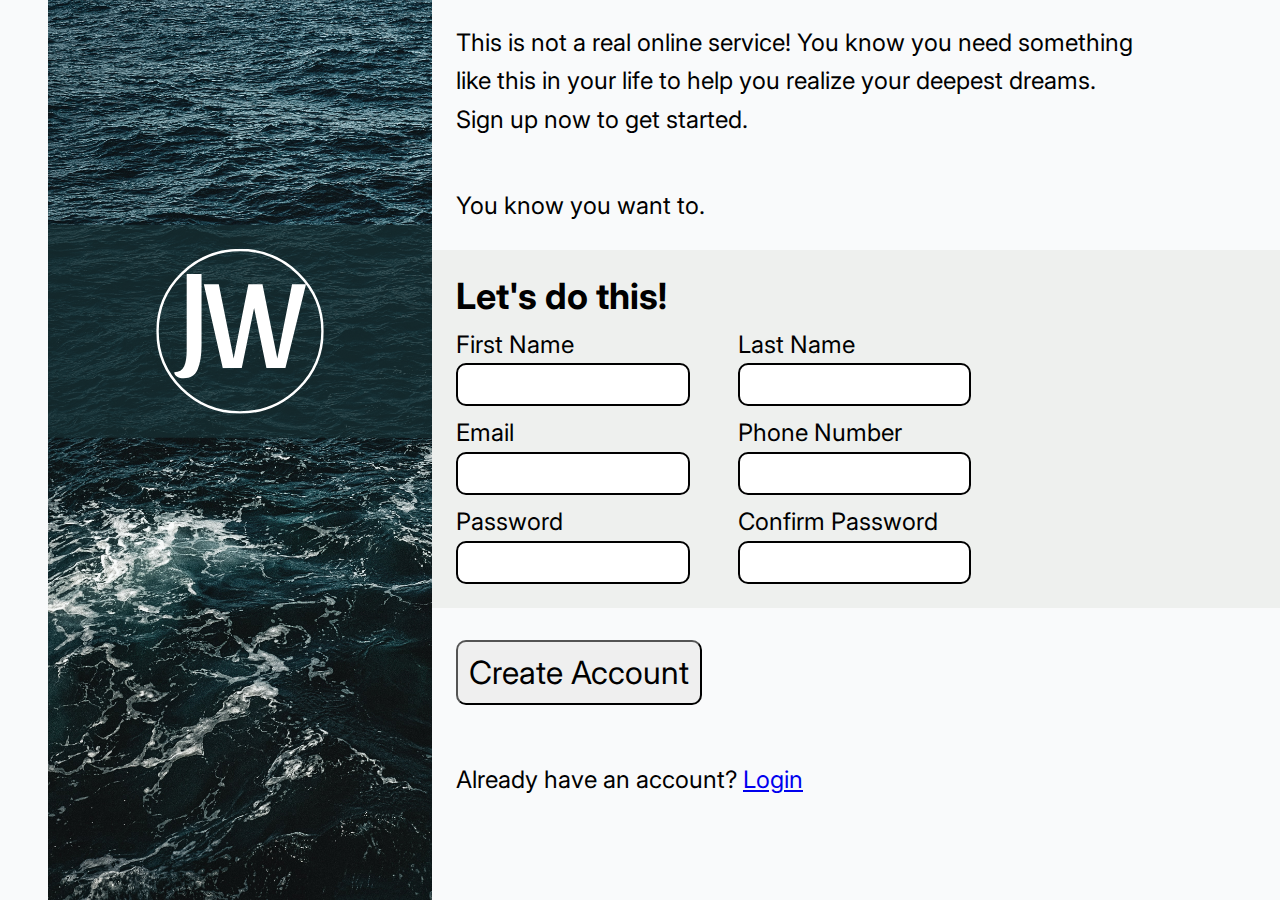
<file: index.html>
<!DOCTYPE html>
<html lang="en">
<head>
    <meta charset="UTF-8">
    <meta http-equiv="X-UA-Compatible" content="IE=edge">
    <meta name="viewport" content="width=device-width, initial-scale=1.0">
    <link rel="stylesheet" href="styles.css">
    <script src="script.js" defer></script>
    <title>Sign up</title>
</head>
<body>
 <div class="side">
     <div class="logo">
        <svg width="166" height="165" viewBox="0 0 66 65" fill="none" xmlns="http://www.w3.org/2000/svg">
            <g clip-path="url(#clip0_1_2)">
            <path d="M59 14L50.9 47H43.4L38.55 23.3L33.7 47H26.2L18.75 14H24.65L30.5 43.25L36.3 14H41.85L47.7 43.25L53.5 14H59Z" fill="white"/>
            <path d="M17.85 38.25C17.85 42.0167 17.35 45.0833 16.35 47.45C15.3833 49.8167 13.5333 51 10.8 51C9.83333 51 8.98333 50.8 8.25 50.4C7.48333 50 7.1 49.4167 7.1 48.65C9.03333 48.65 10.3333 47.8667 11 46.3C11.6667 44.7333 12 42.65 12 40.05V10H17.85V38.25Z" />
            <path d="M65.5 32.5C65.5 50.1659 50.9565 64.5 33 64.5C15.0435 64.5 0.5 50.1659 0.5 32.5C0.5 14.8341 15.0435 0.5 33 0.5C50.9565 0.5 65.5 14.8341 65.5 32.5Z" fill = "none" stroke="white"/>
            </g>
            <defs>
            <clipPath id="clip0_1_2">
            <rect width="66" height="65" fill="white"/>
            </clipPath>
            </defs>
            </svg>
            
     </div>
 </div>
 <div class="content">
    <p>This is not a real online service! You know you need something like this in your life to help you realize your deepest dreams. Sign up now to get started.</p>
    <p>You know you want to.</p>
    <form action="submitted.html" >
        <div class="signup">
        <h2>Let's do this!</h2>
        <div class="formInput">
        <label for="firstName">First Name</label>
        <input type="text" id="firstName" name="firstName" required>
    </div>
    <div class="formInput">
        <label for="lastName">Last Name</label>
        <input type="text" id="lastName" name="lastName" required>
    </div>
    <div class="formInput">
        <label for="email">Email</label>
        <input type="email" name="email" id="email" required>
    </div>
    <div class="formInput">
        <label for="phone">Phone Number</label>
        <input type="text" name="phone" id="phone">
    </div>
    <div class="formInput">
        <label for="password">Password</label>
        <input id="password" type="password" name="password" id="password" onkeyup='passConfirm()' required>
    </div>
    <div class="formInput">
        <label for="confirmPassword">Confirm Password</label>
        <input id="confirmPassword" type="password" name="confirmPassword" onkeyup='passConfirm()' required>
        
    </div>
    <h3 class="passMatch" ></h3>
</div>
<button type="submit" id="submitBttn">Create Account</button>
    </form>
    
    <p>Already have an account? <a href="#">Login</a></p>
 </div>
</body>
</html>
</file>
<file: styles.css>
@import url('https://fonts.googleapis.com/css2?family=Inter:wght@300&family=Oswald:wght@300&display=swap');
*{
    margin: 0;
    padding: 0;
    font-family: 'Inter', sans-serif;
}
body{
    display: flex;
    background-color: #F9FAFB;
    flex-grow: 1;
    font-size: 1.5rem;
    
}
p{
    padding: 1em 6em 1em 0em ;
    line-height: 1.6;
}
.side{
    background-image: url(fredrik-solli-wandem-JODD_tWq7bg-unsplash.jpg);
    background-size: cover;
    min-width: 30vw;
    min-height: 100vh;
    background-repeat: no-repeat;
    margin: 0 0 0 2em;
   
}
.side > div {
    position: relative;
  top: 33%;
  transform: translateY(-33%);
}
.logo{
    min-width: 100%
 
}
.logo > svg{
    align-items: center;
width: 100%;
background-color: #162f33c5;
padding: 1em 0;

fill: white;
}
.content{
    min-width: 40vw;   
    display: flex;   
    flex-direction: column;
    padding-left: 1em;
    
    
}
.signup{
    background-color: #EEF0EE;
    display: flex;
    flex-wrap: wrap;
    justify-content: left;
    gap: .5em;
    column-gap: 2em;
    padding: 1em 10em 1em 1em;
    margin-left: -1em;
    
    
    
}
.formInput{
    display: flex;
    flex-direction: column;
    gap: .2em;    
    width: 40%;
    
    
    }
    input{
        font-size: 2rem;
        border: 2px solid;
        border-radius: 10px;
        padding-left: 10px;
    }
    input:invalid{
    
    }
    input:focus{
        outline: none;
        /* border-color: greenyellow; */
    }
    
h2{
    width: 100%;
    
}
button{
    max-width: 300px;
    font-size: 2rem;
    margin: 1em 0em;
    border-radius: 10px;
    cursor:pointer;
    padding: .35em;
}
.passMatch{
color: red;
height: 1em;



}
.noMatch{
    border-color: red;
    
}
button:disabled{
   
}
</file>
